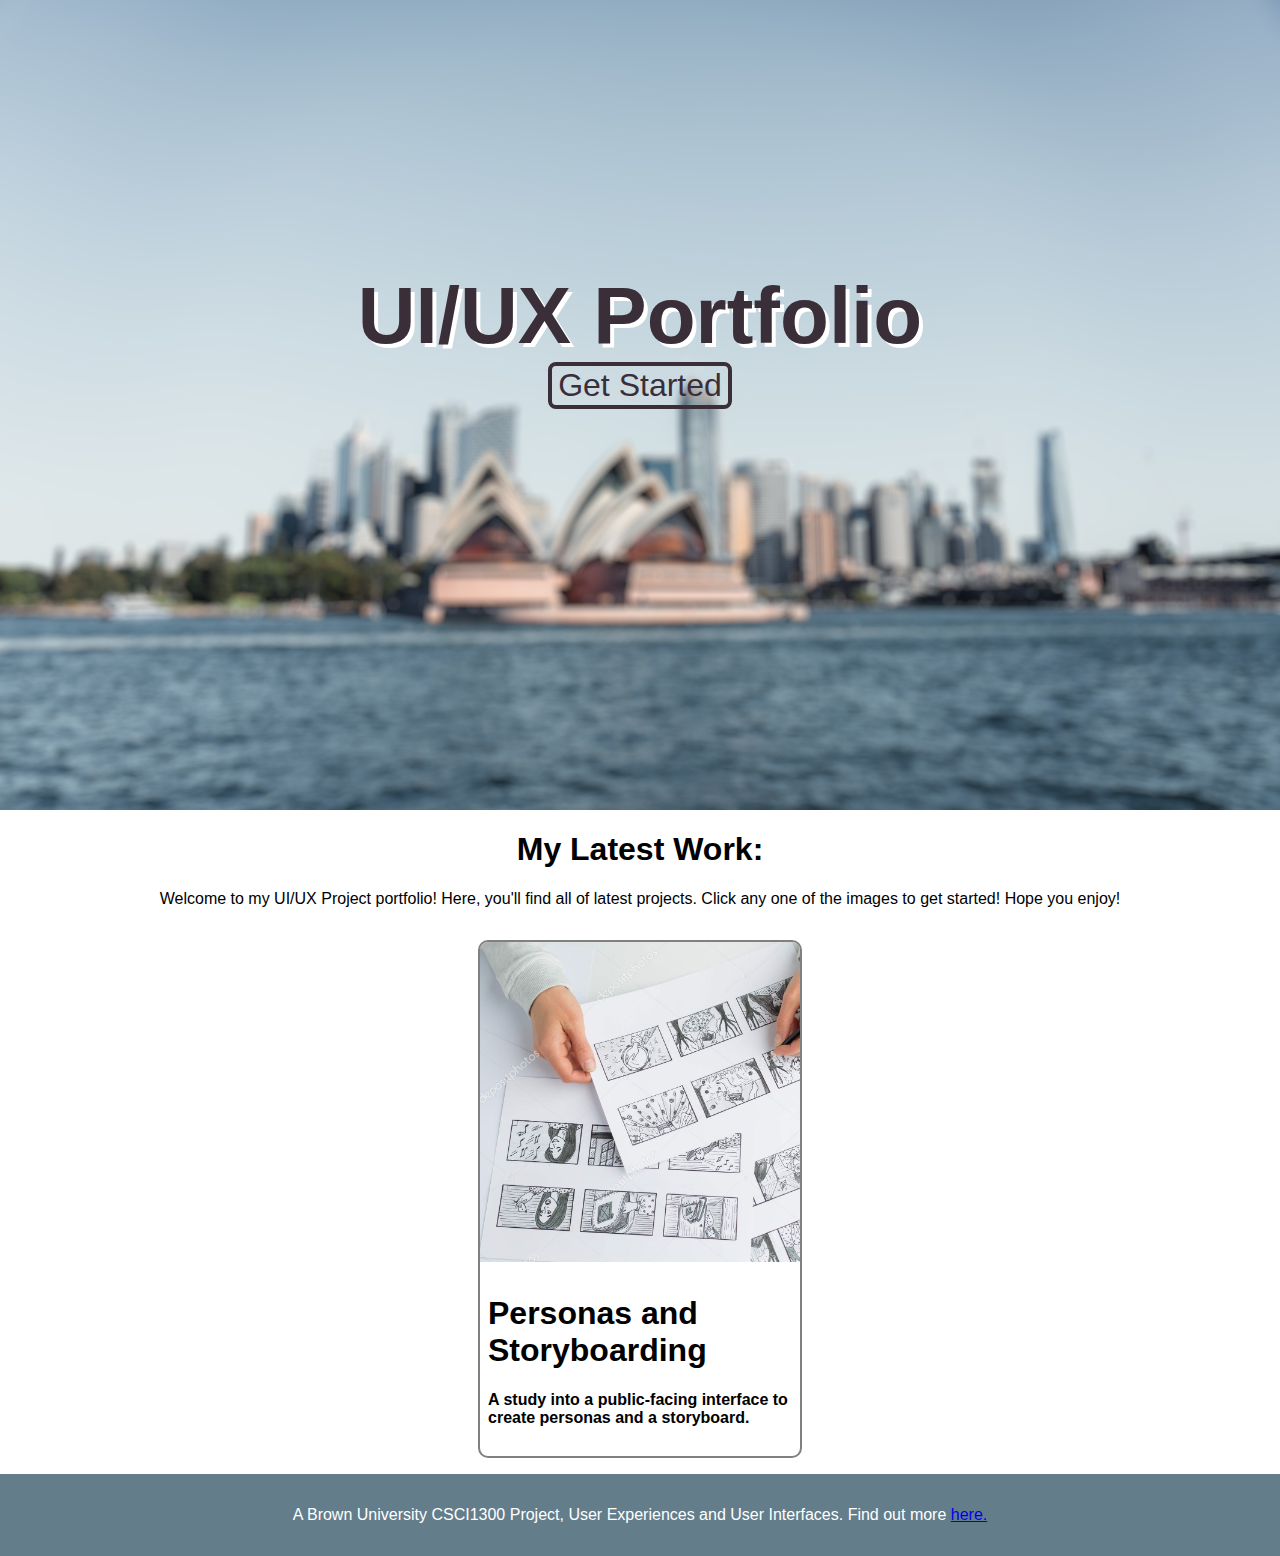
<file: index.html>
<!DOCTYPE html>
<html lang="en">
<head>
    <link rel="stylesheet" href="CSS/index.css">
    <meta charset="UTF-8">
    <title>CS1300 Project Portfolio</title>
</head>
<body>
<div id="intro-photo">
<!--    Crazykoala555's <br/>-->
    <p id="intro-text"><b>UI/UX Portfolio</b></p>
    <div id="intro-button">
        <button>Get Started</button>
    </div>
</div>
<div id="intro-portfolio">
    <h1 class="intro-text">My Latest Work:</h1>
    <p class="intro-text">Welcome to my UI/UX Project portfolio! Here, you'll find all of latest projects. Click any one of
        the images to get started! Hope you enjoy!</p>
    <div id="projects-container">
        <div class="project">
            <a href="personas_storyboarding_proj.html">
            <img class="project-image" src="Assets/personas_storyboarding/storyboardingIntroPhoto.jpg" alt="image for project"/>
            </a>
                <div class="proj-desc">
                <h1>Personas and Storyboarding</h1>
                <h4>A study into a public-facing interface to create personas and a storyboard.</h4>
            </div>
        </div>
<!--        <div class="project">-->
<!--            <img class="project-image" src="../Assets/placeholderimage.png" alt="image for project"/>-->
<!--            <div class="proj-desc">-->
<!--                <h1>Personas and Storyboarding</h1>-->
<!--                <h4>A study into a public-facing interface to create personas and a storyboard.</h4>-->
<!--            </div>-->
<!--        </div>-->
    </div>
</div>

</body>
<footer>
    A Brown University CSCI1300 Project, User Experiences and User Interfaces. Find out more
    <a href="https://cs.brown.edu/courses/csci1300/" target="_blank">here.</a>
</footer>
</html>
<script src="JS/index.js"></script>
</file>
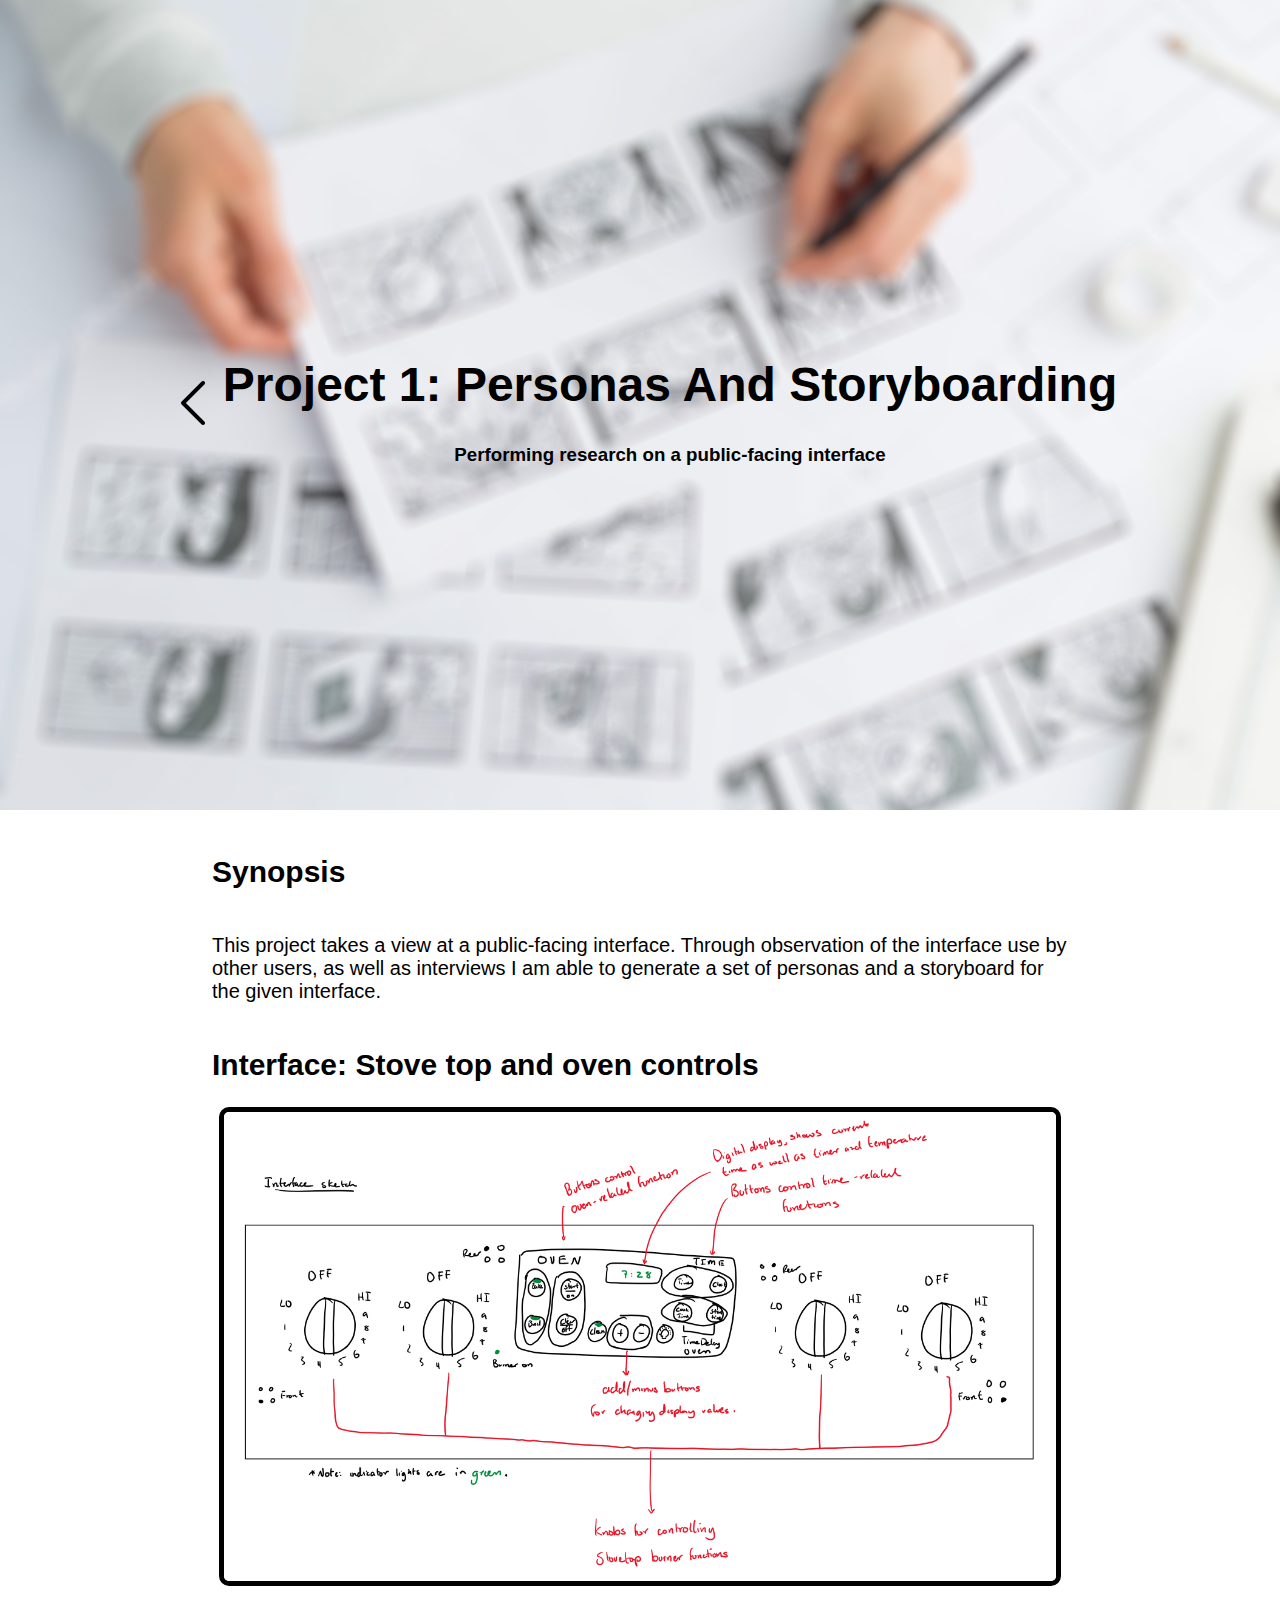
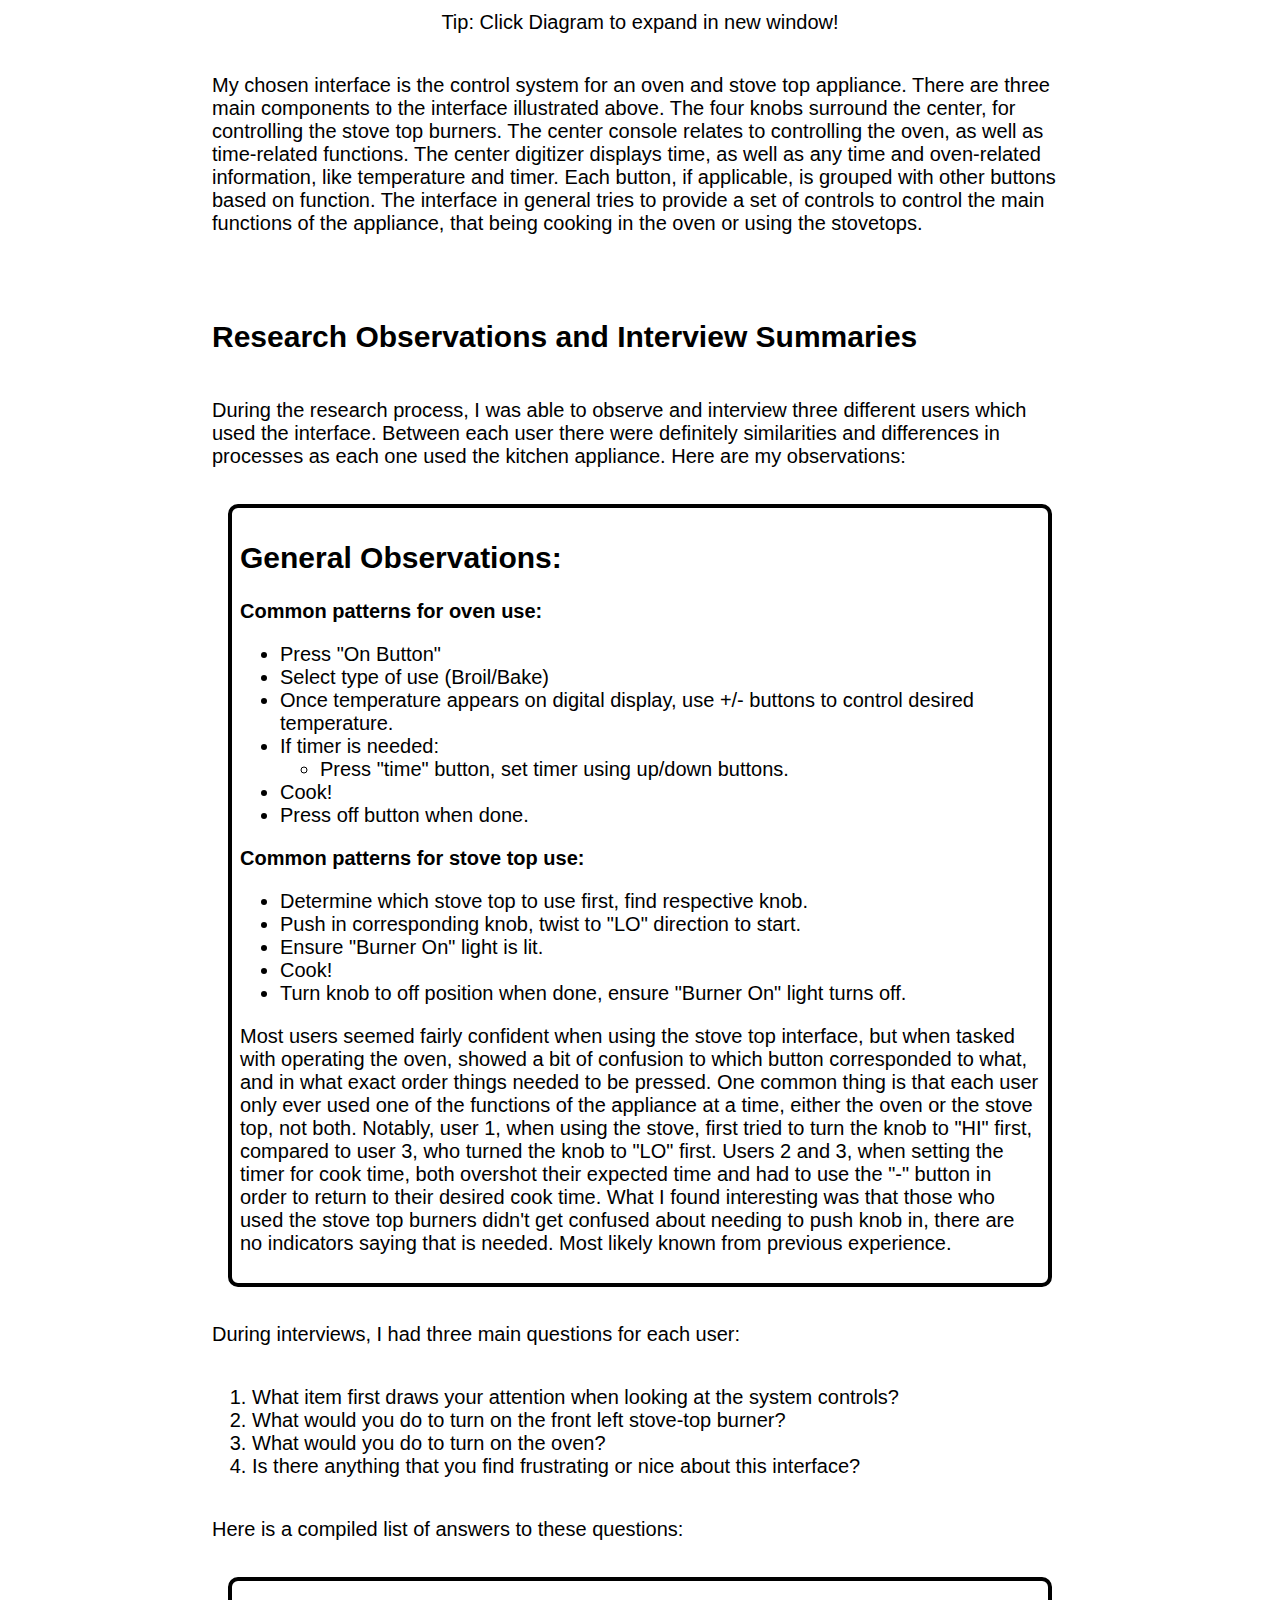
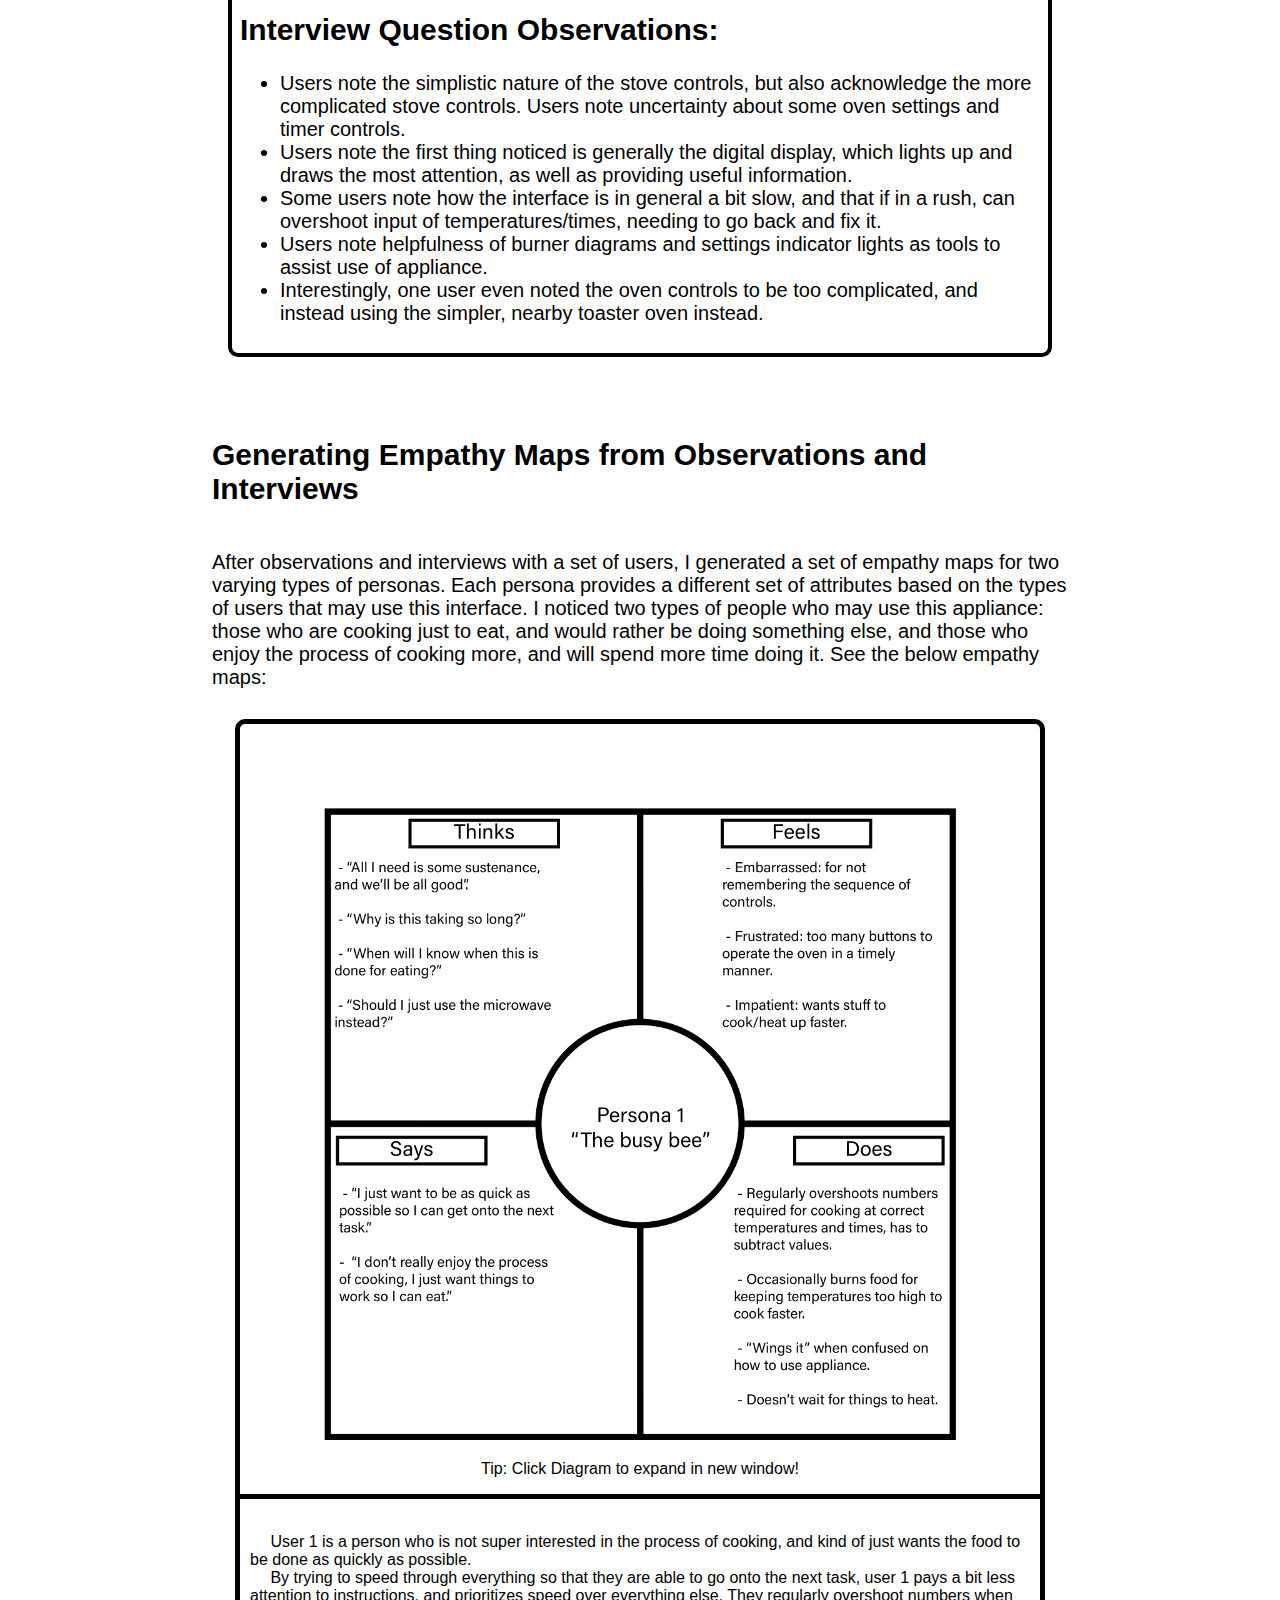
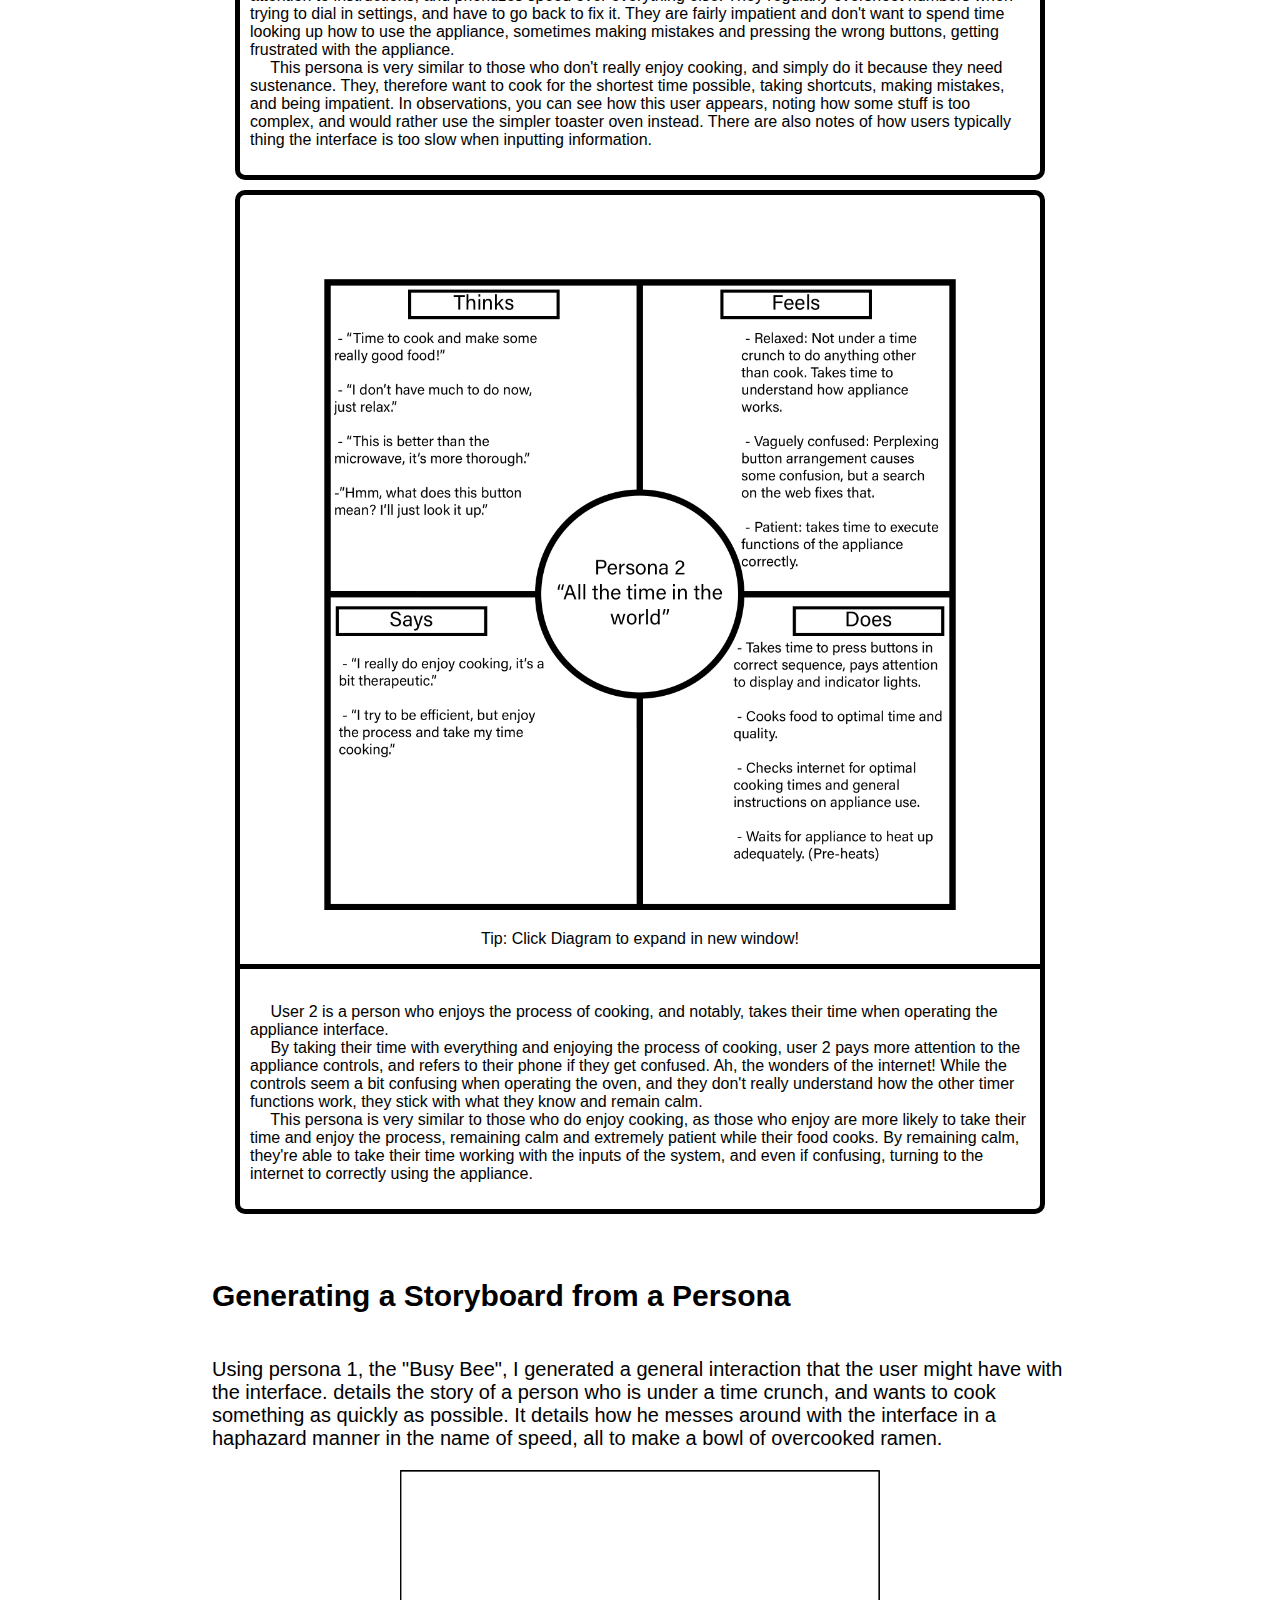
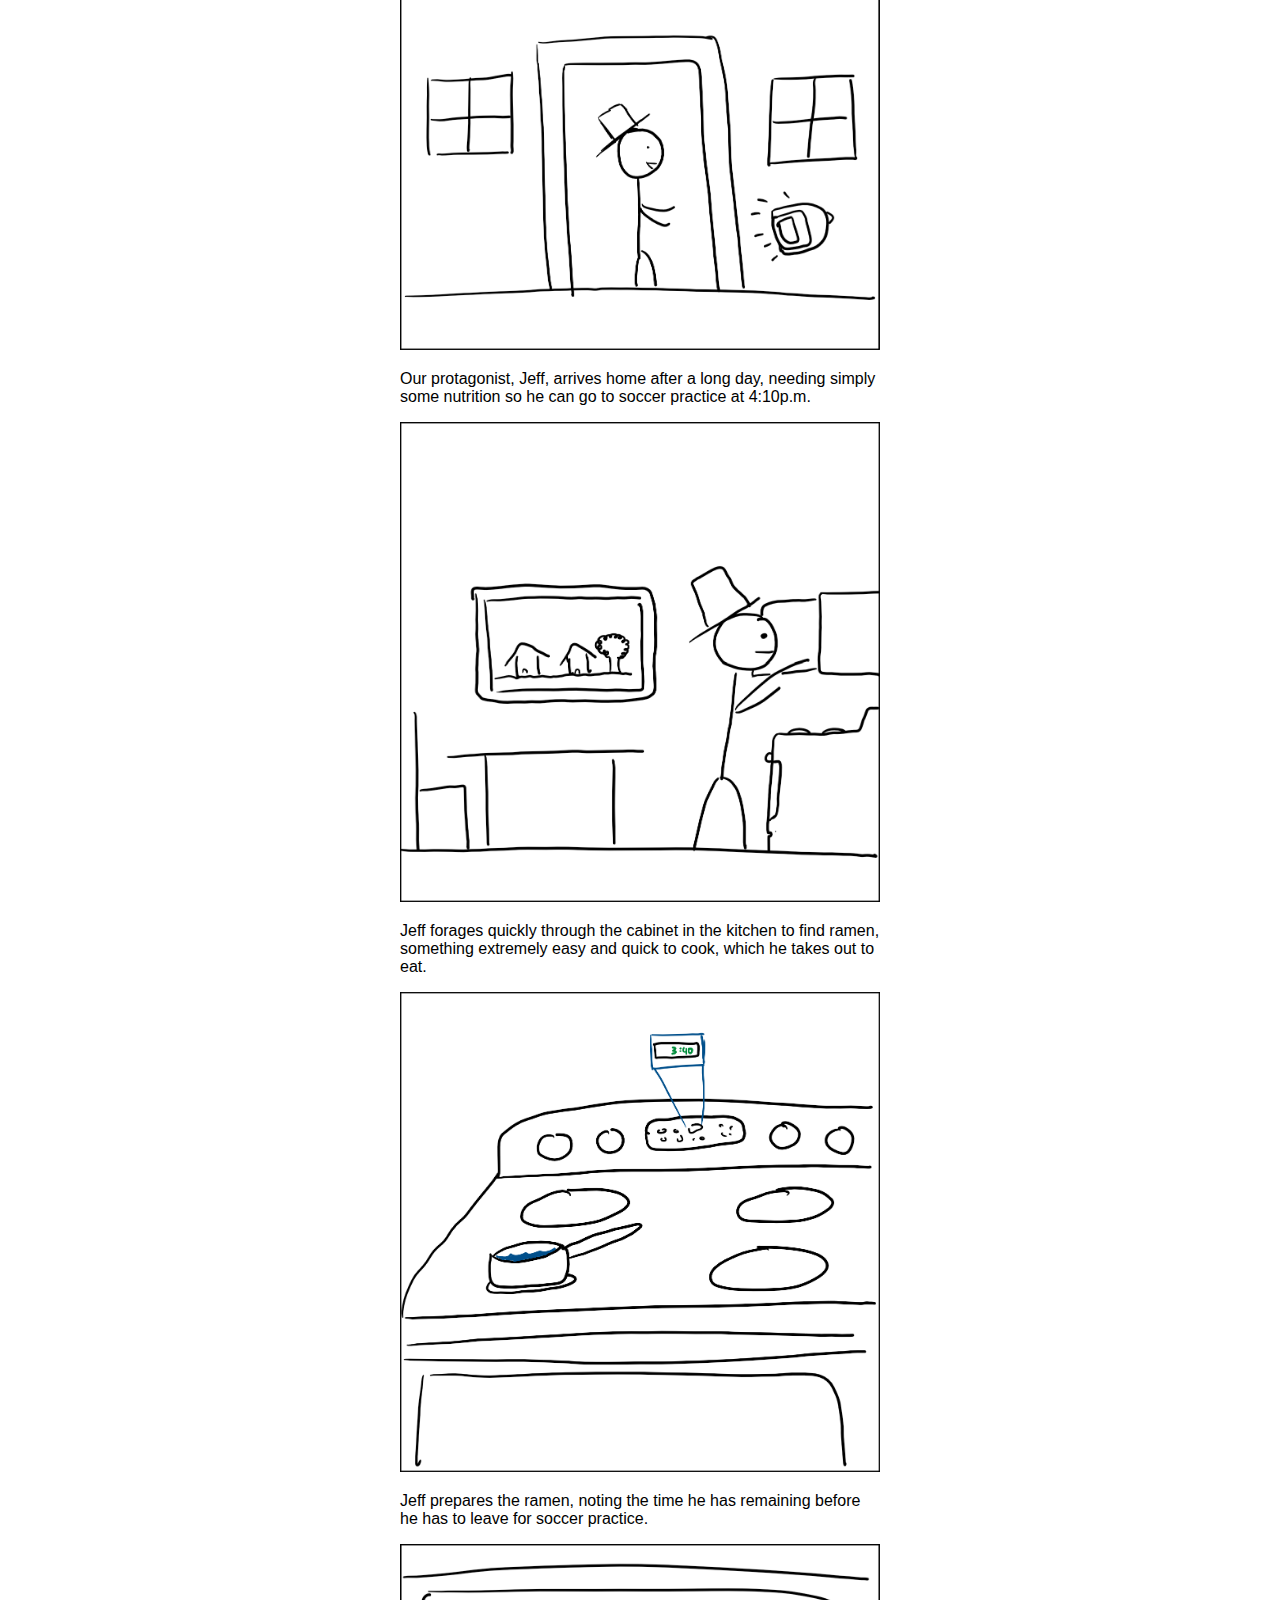
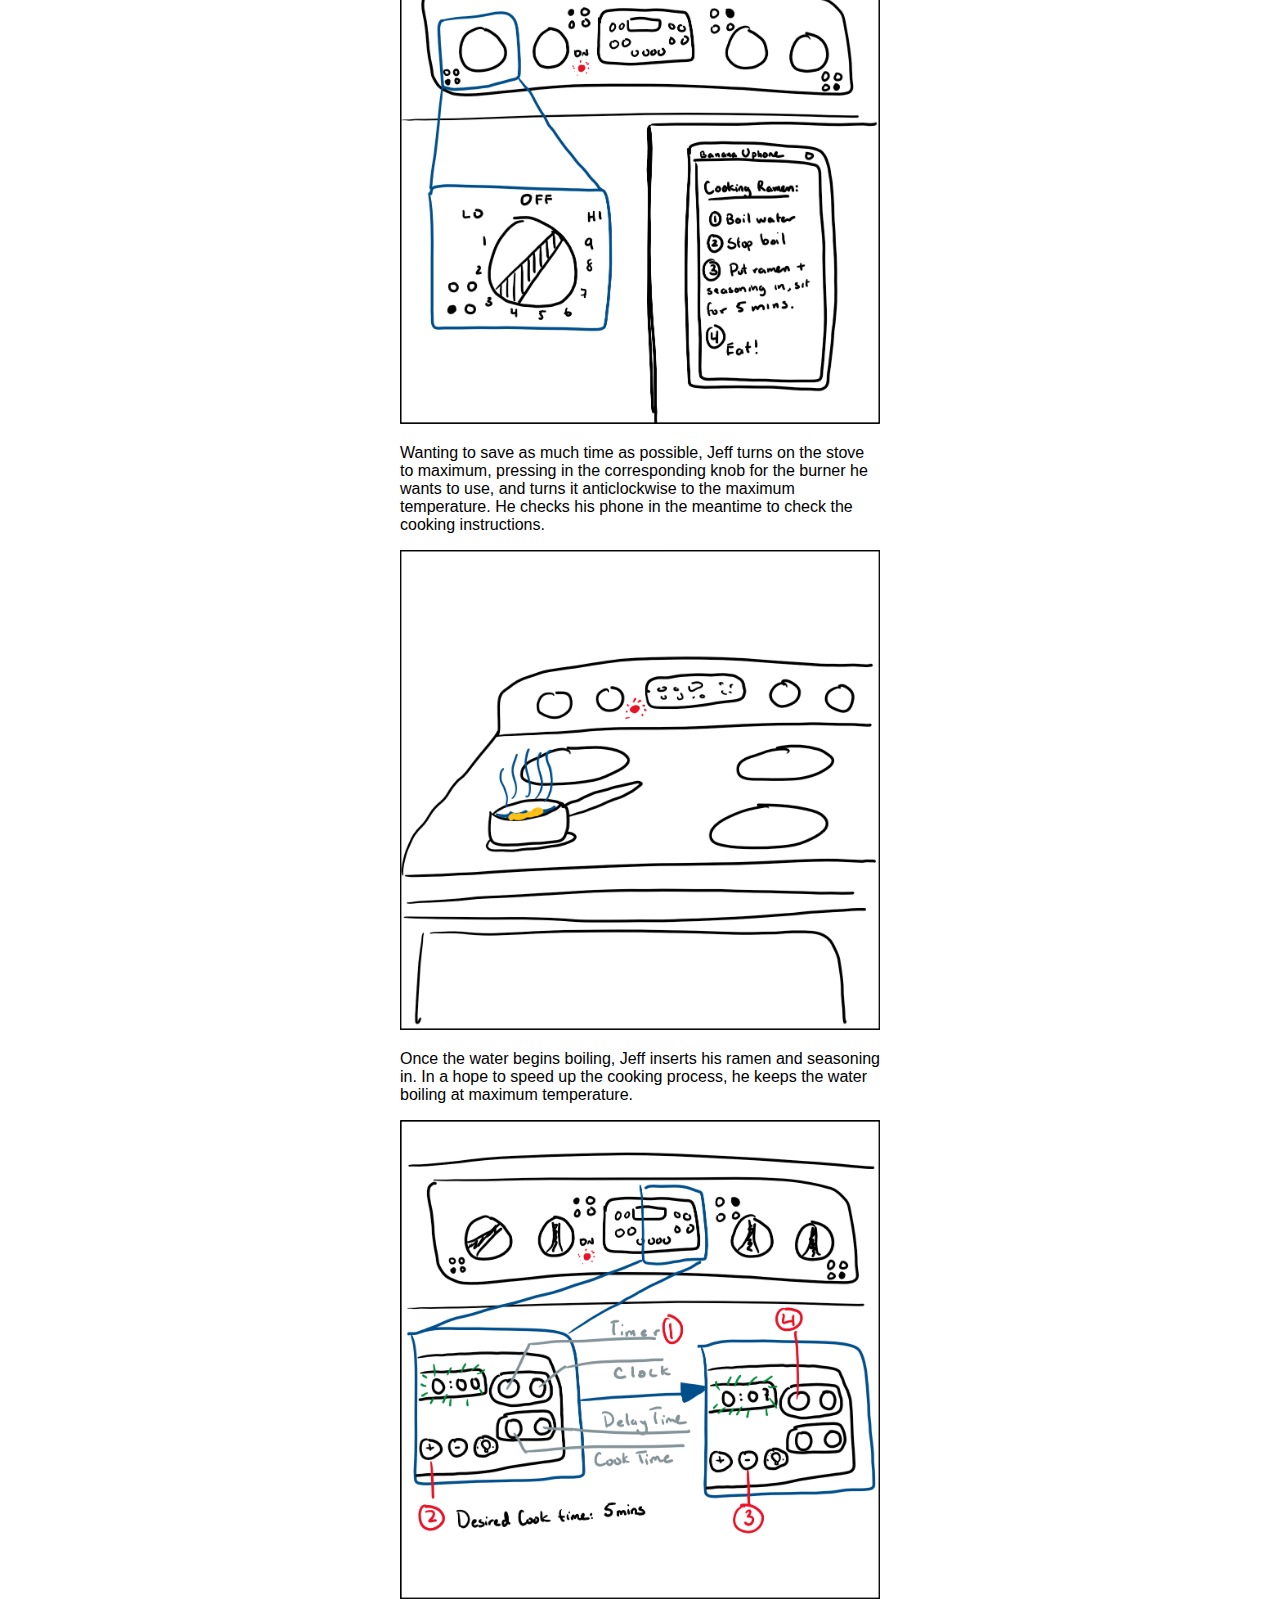
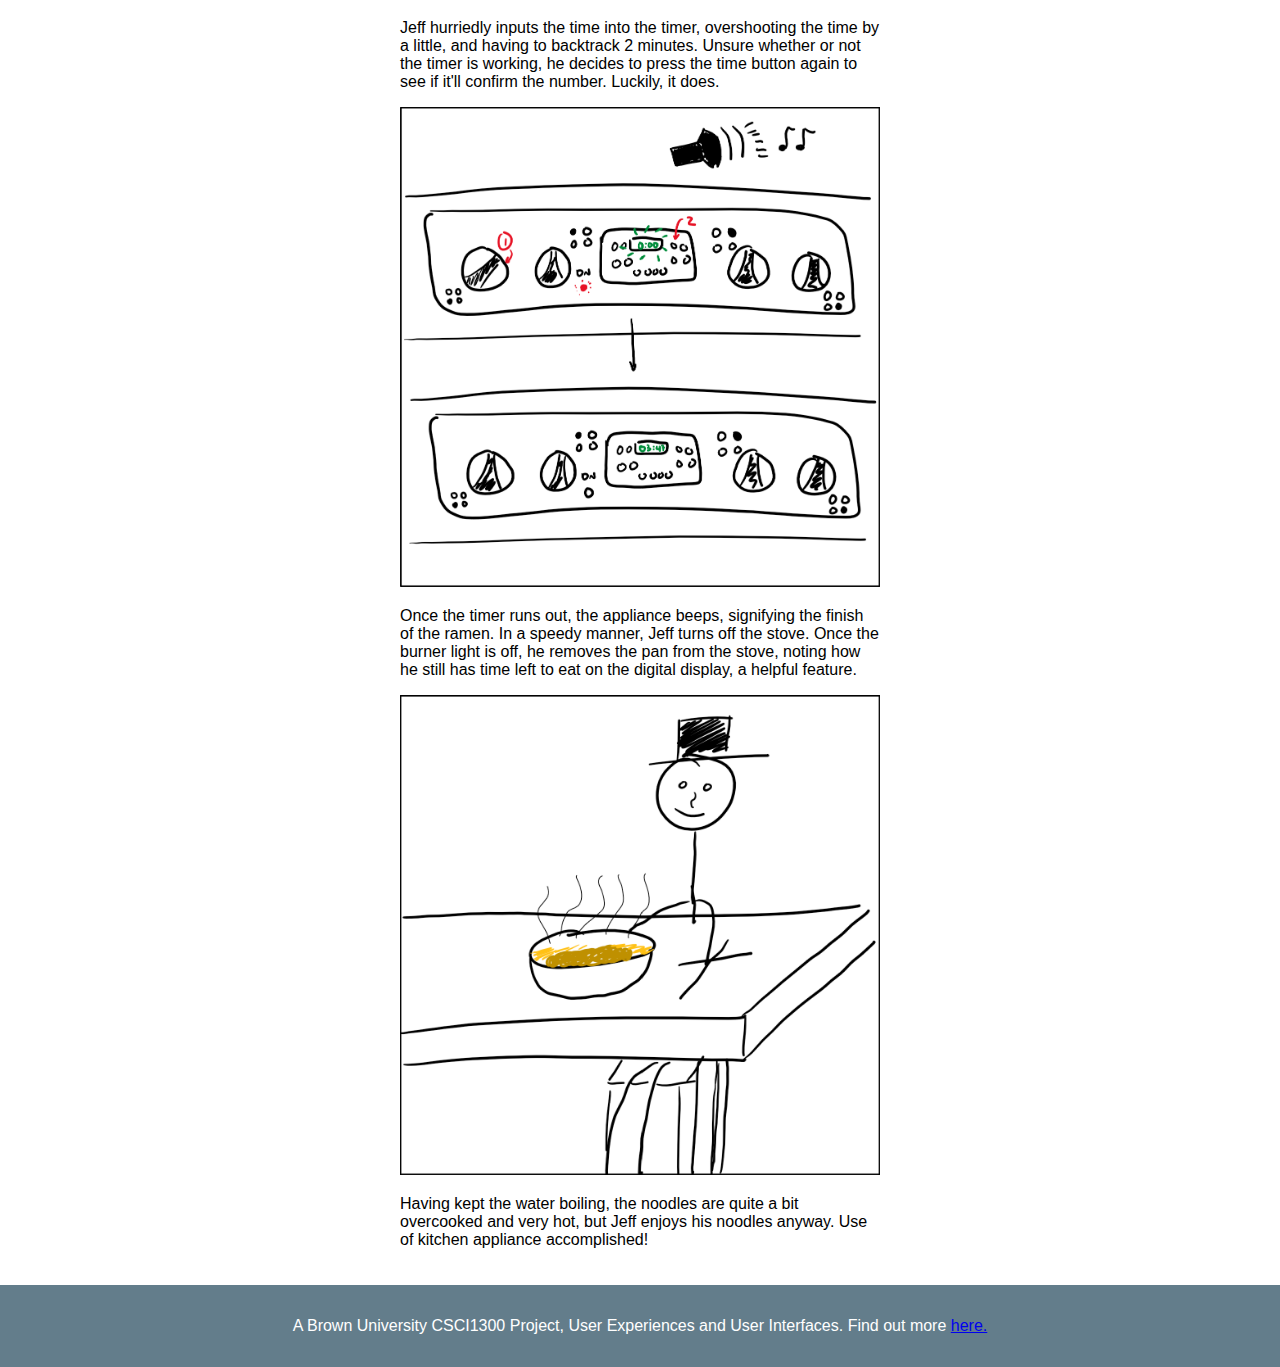
<file: personas_storyboarding_proj.html>
<!DOCTYPE html>
<html lang="en">
<head>
    <link rel="stylesheet" href="CSS/personas_storyboarding_proj.css"/>
    <meta charset="UTF-8">
    <title>Title</title>
</head>
<body>
    <div id="titleBar">
        <a href="index.html">
            <img id="homeIcon" src="Assets/general-icons/backicon.png" alt="Button back to home page">
        </a>
        <div>
            <h1 id="titleBarWords">Project 1: Personas And Storyboarding</h1>
            <h3 id="titleBarDesc">Performing research on a public-facing interface</h3>
        </div>
    </div>
<div id="actualData">
    <div id="interfaceDescriptionContainer">
        <h2>Synopsis</h2>
        <p id="syn-desc">This project takes a view at a public-facing interface. Through observation of the interface use
        by other users, as well as interviews I am able to generate a set of personas and a storyboard for the given interface.</p>
        <h2>Interface: Stove top and oven controls</h2>
            <div id="interfaceIllustrationContainer">
                <a href="Assets/personas_storyboarding/interface-sketch.png" target="_blank">
                    <img id="interfaceIllustration" src="Assets/personas_storyboarding/interface-sketch.png"
                         alt="Image of interface used: Stove Top and Oven Controls"/>
                </a>
                <p class="tip">Tip: Click Diagram to expand in new window!</p>
            </div>
        <p>My chosen interface is the control system for an oven and stove top appliance.
            There are three main components to the interface illustrated above.
            The four knobs surround the center, for controlling the stove top burners.
            The center console relates to controlling the oven, as well as time-related functions.
            The center digitizer displays time, as well as any time and oven-related information,
            like temperature and timer. Each button, if applicable, is grouped with other buttons
            based on function. The interface in general tries to provide a set of controls to control
            the main functions of the appliance, that being cooking in the oven or using the stovetops.
        </p>
    </div>
    <!--    <hr class="solid">-->
        <div id="researchObservationsContainer">
        <h2>Research Observations and Interview Summaries</h2>
        <p>During the research process, I was able to observe and interview three
        different users which used the interface. Between each user there were definitely similarities
        and differences in processes as each one used the kitchen appliance. Here are my observations:</p>
        <div class="indObservation">
            <h2>General Observations:</h2>
            <b>Common patterns for oven use:</b>
            <ul>
                <li>Press "On Button"</li>
                <li>Select type of use (Broil/Bake)</li>
                <li>Once temperature appears on digital display, use +/- buttons to control desired temperature.</li>
                <li>If timer is needed:
                    <ul>
                        <li>Press "time" button, set timer using up/down buttons.</li>
                    </ul>
                </li>
                <li>Cook!</li>
                <li>Press off button when done.</li>
            </ul>
            <b>Common patterns for stove top use:</b>
            <ul>
                <li>Determine which stove top to use first, find respective knob.</li>
                <li>Push in corresponding knob, twist to "LO" direction to start.</li>
                <li>Ensure "Burner On" light is lit.</li>
                <li>Cook!</li>
                <li>Turn knob to off position when done, ensure "Burner On" light turns off.</li>
            </ul>
            <p>Most users seemed fairly confident when using the stove top interface, but when
            tasked with operating the oven, showed a bit of confusion to which button corresponded to what, and
            in what exact order things needed to be pressed. One common thing is that each user only ever used one
            of the functions of the appliance at a time, either the oven or the stove top, not both. Notably, user 1, when using the
            stove, first tried to turn the knob to "HI" first, compared to user 3, who turned the knob to "LO" first. Users 2
            and 3, when setting the timer for cook time, both overshot their expected time and had to use the "-" button
            in order to return to their desired cook time. What I found interesting was that those who used the stove top
            burners didn't get confused about needing to push knob in, there are no indicators saying that is needed. Most
            likely known from previous experience.</p>

        </div>

        <p>During interviews, I had three main questions for each user:</p>

        <ol id="questionList">
            <li>What item first draws your attention when looking at the system controls?</li>
            <li>What would you do to turn on the front left stove-top burner?</li>
            <li>What would you do to turn on the oven?</li>
            <li>Is there anything that you find frustrating or nice about this interface?</li>
        </ol>
        <p>Here is a compiled list of answers to these questions:</p>
        <div id="individualObsContainer">


            <div class="indObservation">
                <h2>Interview Question Observations:</h2>
                <ul>
                    <li>
                        Users note the simplistic nature of the stove controls, but also acknowledge the more complicated
                        stove controls. Users note uncertainty about some oven settings and timer controls.
                    </li>
                    <li>
                        Users note the first thing noticed is generally the digital display, which lights up and draws the
                        most attention, as well as providing useful information.
                    </li>
                    <li>
                        Some users note how the interface is in general a bit slow, and that if in a rush, can overshoot
                        input of temperatures/times, needing to go back and fix it.
                    </li>
                    <li>
                        Users note helpfulness of burner diagrams and settings indicator lights as tools to assist use of
                        appliance.
                    </li>
                    <li>
                        Interestingly, one user even noted the oven controls to be too complicated, and instead using the
                        simpler, nearby toaster oven instead.
                    </li>
                </ul>
            </div>
        </div>
    </div>

    <div id="empathyMapSection">
        <h2>Generating Empathy Maps from Observations and Interviews</h2>
        <p>After observations and interviews with a set of users, I generated a set of empathy maps for two varying types of personas.
            Each persona provides a different set of attributes based on the types of users that may use this interface. I noticed two types of
            people who may use this appliance: those who are cooking just to eat, and would rather be doing something else, and those
            who enjoy the process of cooking more, and will spend more time doing it. See the below empathy maps:
        </p>
        <div id="mapContainer">
            <div class="individualEmpathyMap">
                <a href="Assets/personas_storyboarding/Empathy-Map-1.png" target="_blank">
                    <img class="mapImage" src="Assets/personas_storyboarding/Empathy-Map-1-cropped.png" alt="Empathy map for those who are busy."/>
                </a>
                <p class="tip">Tip: Click Diagram to expand in new window!</p>
                <hr class="solidBlack"/>
                <div class="mapCaption">
                    <p>
                        &emsp; User 1 is a person who is not super interested in the process of cooking, and kind of just wants the
                        food to be done as quickly as possible. <br>
                        &emsp; By trying to speed through everything so that they are able to go onto the next task, user 1 pays a bit
                        less attention to instructions, and prioritizes speed over everything else. They regularly overshoot numbers
                        when trying to dial in settings, and have to go back to fix it. They are fairly impatient and don't want to
                        spend time looking up how to use the appliance, sometimes making mistakes and pressing the wrong buttons, getting
                        frustrated with the appliance. <br>
                        &emsp; This persona is very similar to those who don't really enjoy cooking, and simply do it because they need sustenance.
                        They, therefore want to cook for the shortest time possible, taking shortcuts, making mistakes, and being impatient.
                        In observations, you can see how this user appears, noting how some stuff is too complex, and would rather use the
                        simpler toaster oven instead. There are also notes of how users typically thing the interface is too slow when inputting information.
                    </p>
                </div>
            </div>
            <div class="individualEmpathyMap">
                <a href="Assets/personas_storyboarding/Empathy-Map-2.png" target="_blank">
                    <img class="mapImage" src="Assets/personas_storyboarding/Empathy-Map-2-cropped.png" alt="Empathy map for those who enjoy cooking more."/>
                </a>
                <p class="tip">Tip: Click Diagram to expand in new window!</p>
                <hr class="solidBlack"/>
                <div class="mapCaption">
                    <p>
                        &emsp; User 2 is a person who enjoys the process of cooking, and notably, takes their time when operating
                        the appliance interface. <br>
                        &emsp; By taking their time with everything and enjoying the process of cooking, user 2 pays more attention
                        to the appliance controls, and refers to their phone if they get confused. Ah, the wonders of the internet!
                        While the controls seem a bit confusing when operating the oven, and they don't really understand how the other
                        timer functions work, they stick with what they know and remain calm. <br>
                        &emsp; This persona is very similar to those who do enjoy cooking, as those who enjoy are more likely to take their time
                        and enjoy the process, remaining calm and extremely patient while their food cooks. By remaining calm, they're able
                        to take their time working with the inputs of the system, and even if confusing, turning to the internet to correctly
                        using the appliance.

                    </p>
                </div>
            </div>
        </div>
    </div>

    <div id="storyboardSection">
        <h2>Generating a Storyboard from a Persona</h2>
        <p>Using persona 1, the "Busy Bee", I generated a general interaction that the user might have with the interface.
        details the story of a person who is under a time crunch, and wants to cook something as quickly as possible. It details
        how he messes around with the interface in a haphazard manner in the name of speed, all to make a bowl of overcooked ramen.</p>
        <div id="storyboardContainer">
            <div class="individualStoryPanel">
                <img class="storyPanelImg" src="Assets/personas_storyboarding/storyboard/1.png" alt="placeholder"/>
                <p>
                    Our protagonist, Jeff, arrives home after a long day, needing simply some nutrition so
                    he can go to soccer practice at 4:10p.m.
                </p>
            </div>
            <div class="individualStoryPanel">
                <img class="storyPanelImg" src="Assets/personas_storyboarding/storyboard/2.png" alt="placeholder"/>
                <p>
                    Jeff forages quickly through the cabinet in the kitchen to find ramen, something extremely
                    easy and quick to cook, which he takes out to eat.
                </p>
            </div>
            <div class="individualStoryPanel">
                <img class="storyPanelImg" src="Assets/personas_storyboarding/storyboard/3_2.png" alt="placeholder"/>
                <p>
                    Jeff prepares the ramen, noting the time he has remaining before he has to leave for
                    soccer practice.
                </p>
            </div>
            <div class="individualStoryPanel">
                <img class="storyPanelImg" src="Assets/personas_storyboarding/storyboard/4.png" alt="placeholder"/>
                <p>
                    Wanting to save as much time as possible, Jeff turns on the stove to maximum, pressing in
                    the corresponding knob for the burner he wants to use, and turns it anticlockwise to the maximum temperature.
                    He checks his phone in the meantime to check the cooking instructions.
                </p>
            </div>
            <div class="individualStoryPanel">
                <img class="storyPanelImg" src="Assets/personas_storyboarding/storyboard/5.png" alt="placeholder"/>
                <p>
                    Once the water begins boiling, Jeff inserts his ramen and seasoning in. In a hope to speed up
                    the cooking process, he keeps the water boiling at maximum temperature.
                </p>
            </div>
            <div class="individualStoryPanel">
                <img class="storyPanelImg" src="Assets/personas_storyboarding/storyboard/6.png" alt="placeholder"/>
                <p>
                    Jeff hurriedly inputs the time into the timer, overshooting the time
                    by a little, and having to backtrack 2 minutes. Unsure whether or not the timer is working, he decides to
                    press the time button again to see if it'll confirm the number. Luckily, it does.
                </p>
            </div>
            <div class="individualStoryPanel">
                <img class="storyPanelImg" src="Assets/personas_storyboarding/storyboard/7.png" alt="placeholder"/>
                <p>
                    Once the timer runs out, the appliance beeps, signifying the finish of the ramen. In a speedy manner, Jeff
                    turns off the stove. Once the burner light is off, he removes the pan from the stove, noting how he still
                    has time left to eat on the digital display, a helpful feature.
                </p>
            </div>
            <div class="individualStoryPanel">
                <img class="storyPanelImg" src="Assets/personas_storyboarding/storyboard/8.png" alt="placeholder"/>
                <p>
                    Having kept the water boiling, the noodles are quite a bit overcooked and very hot,
                    but Jeff enjoys his noodles anyway. Use of kitchen appliance accomplished!
                </p>
            </div>
        </div>
    </div>
</div>
</body>
<footer>
    A Brown University CSCI1300 Project, User Experiences and User Interfaces. Find out more
    <a href="https://cs.brown.edu/courses/csci1300/" target="_blank">here.</a>
</footer>
</html>
</file>
<file: CSS/index.css>
html {
    font-family: "Roboto Thin", sans-serif;
}
body, html {
    height: 100%;
    margin: 0;
}
/*Full screen image background inspired by w3schools tutorial*/
#intro-photo {
    background-image: url("../Assets/index/intro-photo-blurred.png");
    height: 90vh;
    background-position: center;
    background-repeat: no-repeat;
    background-size: cover;
}
#intro-text{
    text-align: center;
    margin: auto;
    padding-top: 30vh;
    font-size: 5rem;
    word-break: break-all;
    color: #3A2E39;
    filter: drop-shadow(0.3rem 0.3rem 0px #FFFFFF);
}
.intro-text{
    text-align: center;
}
#intro-button{
    margin: auto;
    text-align: center;
}
button{
    font-size: 2rem;
    background-color: rgba(0,0,0,0);
    color: #3A2E39;
    border: 4px solid #3A2E39;
    border-radius: 0.5rem;
    transition-duration: 0.4s;
}
button:hover {
    background-color: #3A2E39;
    color: #F4D8CD;
}
footer{
    background-color: #637D8B;
    padding: 2rem;
    text-align: center;
    color: white;
}

#projects-container{
    display: flex;
    justify-content: space-evenly;
    max-width: 70%;
    margin-left: 15%;
}
.project{
    max-width: 20rem;
    background-color: #FFFFFF;
    border: solid gray 2px;
    border-radius: 10px;
    overflow: hidden;
    margin: 1rem;
}
.project-image{
    max-height: 20rem;
}
.proj-desc {
    padding: 0.5rem;
}
</file>
<file: CSS/personas_storyboarding_proj.css>
html, body{
    font-family: -apple-system, BlinkMacSystemFont, avenir next,
    avenir, segoe ui, helvetica neue, helvetica, Cantarell,
    Ubuntu, roboto, noto, arial, sans-serif;
    margin: 0;
    background-color: #FFFFFF;
}
#titleBarWords{
    font-size: 3rem;
}
/*Full screen image background inspired by w3schools tutorial*/
#titleBar {
    background-image: url("../Assets/personas_storyboarding/storyboardingIntroPhoto-blurred.jpg");
    height: 90vh;
    background-position: center;
    background-repeat: no-repeat;
    background-size: cover;
    text-align: center;
    display: flex;
    align-items: center;
    justify-content: center;
}
footer{
    background-color: #637D8B;
    padding: 2rem;
    text-align: center;
    color: white;
}
#actualData{
    max-width: 70%;
    margin-left: 15%;
    display: flex;
    flex-direction: column;
    justify-content: center;
    align-content: center;
    background-color: #FFFFFF;
}
#syn-desc{
    font-size: 1.25rem;
}
/*Beginning of interface section*/
#interfaceIllustration {
    max-width: 65vw;
    border-radius: 10px;
    border: solid black 5px;
}
#interfaceDescriptionContainer{
    font-size: 1.25rem;
    /*background-color: #B1E5F2;*/
    padding: 20px;
    display: flex;
    flex-direction: column;
}
#interfaceIllustrationContainer{
    text-align: center;
}
/*Beginning of research observations section*/
#researchObservationsContainer{
    font-size: 1.25rem;
    padding: 20px;
    display: flex;
    flex-direction: column;
}

#individualObsContainer{
    display: flex;
    flex-wrap: nowrap;
    align-content: center;
    justify-content: center;
    align-items: stretch;
    flex-direction: column;
}
.indObservation {
    background-color: #FFFFFF;
    border: solid black 4px;
    border-radius: 10px;
    padding: 0.5rem;
    margin: 1rem;
}
/*Beginning of empathy maps section.*/
#empathyMapSection{
    font-size: 1.25rem;
    padding: 20px;
    display: flex;
    flex-direction: column;
    /*background-color: #B1E5F2;*/
}
#mapContainer{
    display: flex;
    flex-wrap: wrap;
    align-content: center;
    justify-content: space-evenly;
    align-items: stretch;
    flex-direction: row;
}
.mapImage, .individualEmpathyMap {
    max-width: 50rem;
}
.individualEmpathyMap {
    background-color: #FFFFFF;
    border: solid black 5px;
    border-radius: 10px;
    margin-top: 10px;
    font-size: 1rem;
}
.mapCaption {
    padding: 10px;
}

hr.solidBlack{
    background-color: black;
    height: 5px;
    border: 0;
}
.tip{
    text-align: center;
}
/*Storyboard section*/
#storyboardSection{
    font-size: 1.25rem;
    padding: 20px;
    display: flex;
    flex-direction: column;
}
#storyboardContainer{
    display: flex;
    flex-direction: row;
    flex-wrap: wrap;
    justify-content: space-evenly;
    align-items: stretch;
    font-size: 1rem;
}
.storyPanelImg, .individualStoryPanel{
    max-width: 30rem;
}
</file>
